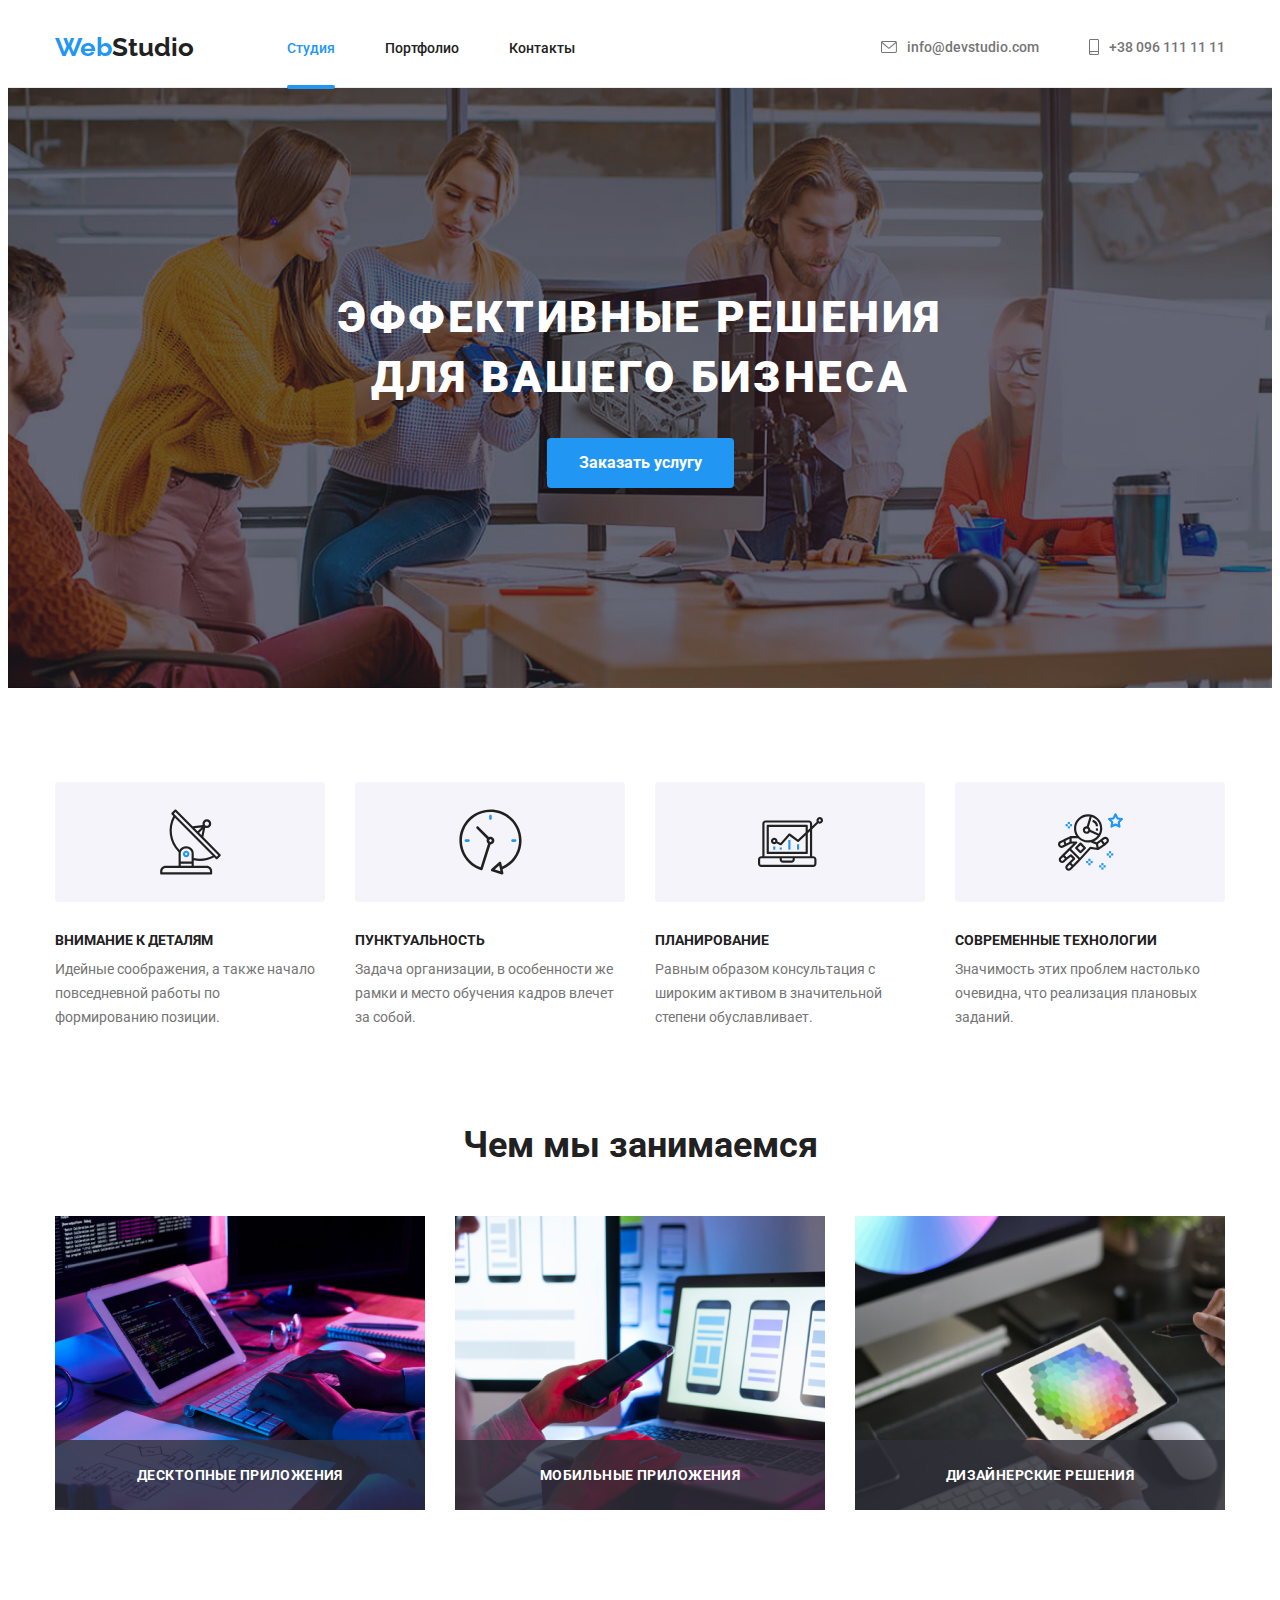
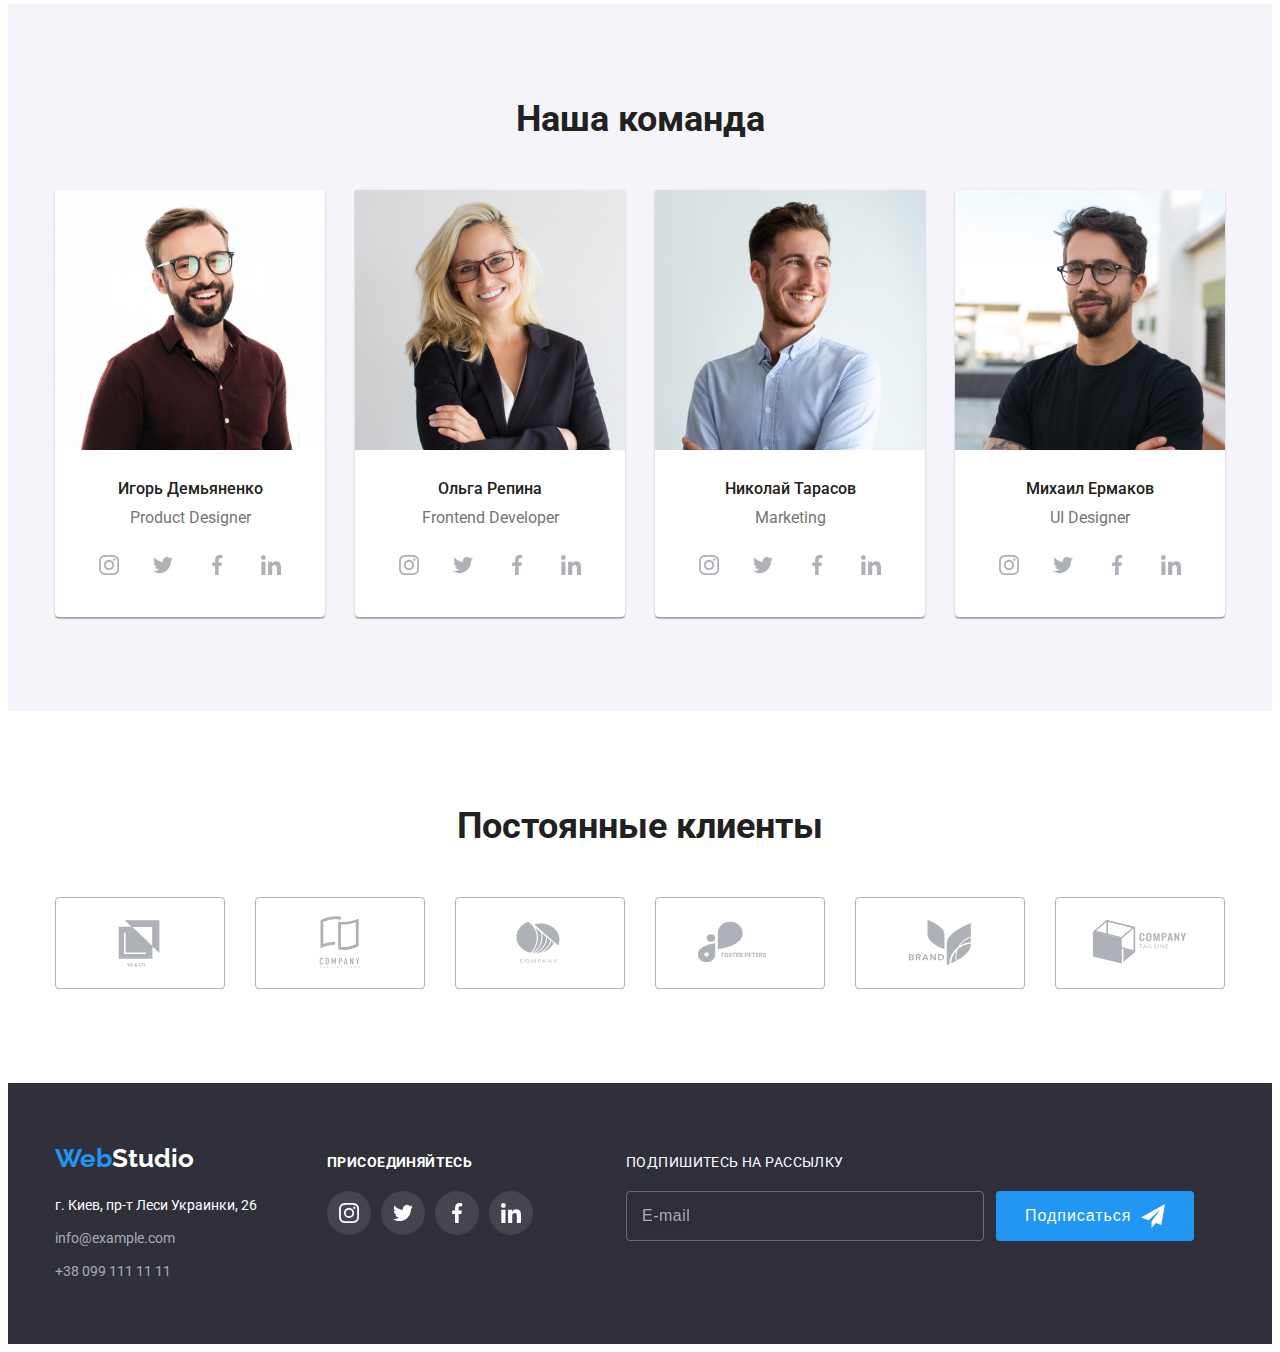
<file: index.html>
<!DOCTYPE html>
<html lang="en">
  <head>
    <meta charset="UTF-8" />
    <meta http-equiv="X-UA-Compatible" content="IE=edge" />
    <meta name="viewport" content="width=device-width, initial-scale=1.0" />
    <title>WebStudio</title>
    <link
      rel="stylesheet"
      href="https://cdnjs.cloudflare.com/ajax/libs/modern-normalize/1.1.0/modern-normalize.min.css"
      integrity="sha512-wpPYUAdjBVSE4KJnH1VR1HeZfpl1ub8YT/NKx4PuQ5NmX2tKuGu6U/JRp5y+Y8XG2tV+wKQpNHVUX03MfMFn9Q=="
      crossorigin="anonymous"
      referrerpolicy="no-referrer"
    />
    <link rel="preconnect" href="https://fonts.googleapis.com" />
    <link rel="preconnect" href="https://fonts.gstatic.com" crossorigin />
    <link
      href="https://fonts.googleapis.com/css2?family=Raleway:wght@700&family=Roboto:wght@400;500;700;900&display=swap"
      rel="stylesheet"
    />
    <link
      rel="stylesheet"
      href="https://cdnjs.cloudflare.com/ajax/libs/animate.css/4.1.1/animate.min.css"
      referrerpolicy="no-referrer"
    />
    <link rel="stylesheet" href="./styles.css" />
    <link rel="stylesheet" href="./css/main.min.css" />
  </head>

  <body>
    <!--Hero-->
    <header class="header">
      <div class="container header__container">
        <nav class="nav">
          <a class="logo header__logo" href="./index.html"
            >Web<span class="header__logo--accent">Studio</span></a
          >
          <ul class="nav__list">
            <li class="nav__item">
              <a class="nav__link nav__link--current" href="">Студия</a>
            </li>
            <li class="nav__item">
              <a class="nav__link" href="./portfolio.html">Портфолио</a>
            </li>
            <li class="nav__item">
              <a class="nav__link" href="">Контакты</a>
            </li>
          </ul>
        </nav>
        <ul class="contact__list">
          <li class="contact__item">
            <a class="contact__link" href="mailto:info@devstudio.com">
              <svg width="16px" height="12px">
                <use href="./images/sprite.svg#icon-envelope"></use>
              </svg>
              info@devstudio.com</a
            >
          </li>
          <li class="contact__item">
            <a class="contact__link" href="tel:+380961111111">
              <svg width="10px" height="16px">
                <use href="./images/sprite.svg#icon-smartphone"></use></svg
              >+38 096 111 11 11
            </a>
          </li>
        </ul>
      </div>
    </header>
    <main>
      <section class="hero">
        <h1 class="hero__title">Эффективные решения для вашего бизнеса</h1>
        <button class="hero__btn" type="button" data-modal-open>
          Заказать услугу
        </button>
      </section>

      <!--benefits-->

      <section class="benefits">
        <div class="container">
          <h2 class="visually-hidden">наші особливості</h2>
          <ul class="benefits__list">
            <li class="benefits__item">
              <div class="benefits__box">
                <svg width="65" height="70">
                  <use href="./images/sprite.svg#icon-antenna"></use>
                </svg>
              </div>
              <h3 class="benefits__subtitle">Внимание к деталям</h3>
              <p class="benefits__text">
                Идейные соображения, а также начало повседневной работы по
                формированию позиции.
              </p>
            </li>
            <li class="benefits__item">
              <div class="benefits__box">
                <svg width="65" height="70">
                  <use href="./images/sprite.svg#icon-cloc-1"></use>
                </svg>
              </div>
              <h3 class="benefits__subtitle">Пунктуальность</h3>
              <p class="benefits__text">
                Задача организации, в особенности же рамки и место обучения
                кадров влечет за собой.
              </p>
            </li>
            <li class="benefits__item">
              <div class="benefits__box">
                <svg width="65" height="70">
                  <use href="./images/sprite.svg#icon-diagram-1"></use>
                </svg>
              </div>
              <h3 class="benefits__subtitle">Планирование</h3>
              <p class="benefits__text">
                Равным образом консультация с широким активом в значительной
                степени обуславливает.
              </p>
            </li>
            <li class="benefits__item">
              <div class="benefits__box">
                <svg width="65" height="70">
                  <use href="./images/sprite.svg#icon-astronaut"></use>
                </svg>
              </div>
              <h3 class="benefits__subtitle">Современные технологии</h3>
              <p class="benefits__text">
                Значимость этих проблем настолько очевидна, что реализация
                плановых заданий.
              </p>
            </li>
          </ul>
        </div>
      </section>

      <!--what we do-->

      <section class="doing section">
        <div class="container">
          <h2 class="title">Чем мы занимаемся</h2>
          <ul class="doing__list">
            <li class="doing__item">
              <p class="doing__text">Десктопные приложения</p>
              <img
                src="./images/img1.jpg"
                alt="Написання програми"
                width="370"
              />
            </li>
            <li class="doing__item">
              <p class="doing__text">Мобильные приложения</p>
              <img
                src="./images/img2.jpg"
                alt="Тестування програми"
                width="370"
              />
            </li>
            <li class="doing__item">
              <p class="doing__text">Дизайнерские решения</p>
              <img src="./images/img3.jpg" alt="Дизайн програми" width="370" />
            </li>
          </ul>
        </div>
      </section>

      <!--Our Team-->
      <section class="team">
        <div class="container">
          <h2 class="title">Наша команда</h2>
          <ul class="team__list">
            <li class="team__item">
              <img src="images/img4.jpg" alt="Product Designer" width="270" />
              <div class="team__box">
                <h3 class="team__subtitle">Игорь Демьяненко</h3>
                <p class="team__text">Product Designer</p>
                <ul class="social__list">
                  <li class="social__item">
                    <a href="" class="social__link">
                      <svg width="20px" height="20px">
                        <use href="./images/sprite.svg#icon-instagram"></use>
                      </svg>
                    </a>
                  </li>
                  <li class="social__item">
                    <a href="" class="social__link">
                      <svg width="20px" height="20px">
                        <use href="./images/sprite.svg#icon-twitter"></use>
                      </svg>
                    </a>
                  </li>
                  <li class="social__item">
                    <a href="" class="social__link">
                      <svg width="20px" height="20px">
                        <use href="./images/sprite.svg#icon-facebook"></use>
                      </svg>
                    </a>
                  </li>
                  <li class="social__item">
                    <a href="" class="social__link">
                      <svg width="20px" height="20px">
                        <use href="./images/sprite.svg#icon-linkedin"></use>
                      </svg>
                    </a>
                  </li>
                </ul>
              </div>
            </li>
            <li class="team__item">
              <img
                src="./images/img5.jpg"
                alt="Frontend Developer"
                width="270"
              />
              <div class="team__box">
                <h3 class="team__subtitle">Ольга Репина</h3>
                <p class="team__text">Frontend Developer</p>
                <ul class="social__list">
                  <li class="social__item">
                    <a href="" class="social__link">
                      <svg width="20px" height="20px">
                        <use href="./images/sprite.svg#icon-instagram"></use>
                      </svg>
                    </a>
                  </li>
                  <li class="social__item">
                    <a href="" class="social__link">
                      <svg width="20px" height="20px">
                        <use href="./images/sprite.svg#icon-twitter"></use>
                      </svg>
                    </a>
                  </li>
                  <li class="social__item">
                    <a href="" class="social__link">
                      <svg width="20px" height="20px">
                        <use href="./images/sprite.svg#icon-facebook"></use>
                      </svg>
                    </a>
                  </li>
                  <li class="social__item">
                    <a href="" class="social__link">
                      <svg width="20px" height="20px">
                        <use href="./images/sprite.svg#icon-linkedin"></use>
                      </svg>
                    </a>
                  </li>
                </ul>
              </div>
            </li>
            <li class="team__item">
              <img src="./images/img6.jpg" alt="Marketing" width="270" />
              <div class="team__box">
                <h3 class="team__subtitle">Николай Тарасов</h3>
                <p class="team__text">Marketing</p>
                <ul class="social__list">
                  <li class="social__item">
                    <a href="" class="social__link">
                      <svg width="20px" height="20px">
                        <use href="./images/sprite.svg#icon-instagram"></use>
                      </svg>
                    </a>
                  </li>
                  <li class="social__item">
                    <a href="" class="social__link">
                      <svg width="20px" height="20px">
                        <use href="./images/sprite.svg#icon-twitter"></use>
                      </svg>
                    </a>
                  </li>
                  <li class="social__item">
                    <a href="" class="social__link">
                      <svg width="20px" height="20px">
                        <use href="./images/sprite.svg#icon-facebook"></use>
                      </svg>
                    </a>
                  </li>
                  <li class="social__item">
                    <a href="" class="social__link">
                      <svg width="20px" height="20px">
                        <use href="./images/sprite.svg#icon-linkedin"></use>
                      </svg>
                    </a>
                  </li>
                </ul>
              </div>
            </li>
            <li class="team__item">
              <img src="./images/img7.jpg" alt="UI Designer" width="270" />
              <div class="team__box">
                <h3 class="team__subtitle">Михаил Ермаков</h3>
                <p class="team__text">UI Designer</p>
                <ul class="social__list">
                  <li class="social__item">
                    <a href="" class="social__link">
                      <svg width="20px" height="20px">
                        <use href="./images/sprite.svg#icon-instagram"></use>
                      </svg>
                    </a>
                  </li>
                  <li class="social__item">
                    <a href="" class="social__link">
                      <svg width="20px" height="20px">
                        <use href="./images/sprite.svg#icon-twitter"></use>
                      </svg>
                    </a>
                  </li>
                  <li class="social__item">
                    <a href="" class="social__link">
                      <svg width="20px" height="20px">
                        <use href="./images/sprite.svg#icon-facebook"></use>
                      </svg>
                    </a>
                  </li>
                  <li class="social__item">
                    <a href="" class="social__link">
                      <svg width="20px" height="20px">
                        <use href="./images/sprite.svg#icon-linkedin"></use>
                      </svg>
                    </a>
                  </li>
                </ul>
              </div>
            </li>
          </ul>
        </div>
      </section>
      <!-- постоянні клієнти -->
      <section class="clients section">
        <div class="container">
          <h2 class="title">Постоянные клиенты</h2>
          <ul class="clients__list">
            <li class="clients__item">
              <a href="" class="clients__link">
                <svg width="106px" height="60px">
                  <use href="./images/symbol-defs.svg#logo1"></use>
                </svg>
              </a>
            </li>
            <li class="clients__item">
              <a href="" class="clients__link">
                <svg width="106px" height="60px">
                  <use href="./images/symbol-defs.svg#logo2"></use>
                </svg>
              </a>
            </li>
            <li class="clients__item">
              <a href="" class="clients__link">
                <svg width="106px" height="60px">
                  <use href="./images/symbol-defs.svg#logo3"></use>
                </svg>
              </a>
            </li>
            <li class="clients__item">
              <a href="" class="clients__link">
                <svg width="106px" height="60px">
                  <use href="./images/symbol-defs.svg#logo4"></use>
                </svg>
              </a>
            </li>
            <li class="clients__item">
              <a href="" class="clients__link">
                <svg width="106px" height="60px">
                  <use href="./images/symbol-defs.svg#logo5"></use>
                </svg>
              </a>
            </li>
            <li class="clients__item">
              <a href="" class="clients__link">
                <svg width="106px" height="60px">
                  <use href="./images/symbol-defs.svg#logo6"></use>
                </svg>
              </a>
            </li>
          </ul>
        </div>
      </section>
    </main>

    <!--Footer-->

    <footer class="footer">
      <div class="container footer__container">
        <div class="footer__box">
          <a class="footer__logo" href="./index.html">
            Web<span class="footer__logo--accent">Studio</span>
          </a>
          <address class="address">
            <ul class="address__list">
              <li class="address__item">
                <a
                  class="address__map"
                  href="https://goo.gl/maps/Qj1Kgzcmx4qWc97T7"
                  target="_blank"
                  rel="noreferrer noopener"
                  >г. Киев, пр-т Леси Украинки, 26
                </a>
              </li>
              <li class="address__item">
                <a class="address__link" href="mailto:info@example.com"
                  >info@example.com
                </a>
              </li>
              <li class="address__item">
                <a class="address__link" href="tel:+380991111111"
                  >+38 099 111 11 11
                </a>
              </li>
            </ul>
          </address>
        </div>
        <div class="join">
          <p class="join__title">присоединяйтесь</p>
          <ul class="join__list">
            <li class="join__item">
              <a href="" class="join__link">
                <svg width="20px" height="20px">
                  <use href="./images/symbol-defs.svg#instagram"></use>
                </svg>
              </a>
            </li>
            <li class="join__item">
              <a href="" class="join__link">
                <svg width="20px" height="20px">
                  <use href="./images/symbol-defs.svg#twitter"></use>
                </svg>
              </a>
            </li>
            <li class="join__item">
              <a href="" class="join__link">
                <svg width="20px" height="20px">
                  <use href="./images/symbol-defs.svg#facebook"></use>
                </svg>
              </a>
            </li>
            <li class="join__item">
              <a href="" class="join__link">
                <svg width="20px" height="20px">
                  <use href="./images/symbol-defs.svg#linkedin"></use>
                </svg>
              </a>
            </li>
          </ul>
        </div>
        <div class="mailing">
          <p class="mailing__title">Подпишитесь на рассылку</p>
          <form class="mailing__form">
            <input type="text" class="mailing__input" placeholder="E-mail" />
            <button type="submit" class="mailing__button">
              Подписаться
              <svg width="24px" height="24px">
                <use href="./images/sprite.svg#icon-send"></use>
              </svg>
            </button>
          </form>
        </div>
      </div>
    </footer>

    <div class="backdrop is-hidden" data-modal>
      <div class="modal">
        <button type="button" class="modal__close" data-modal-close>
          <svg width="10px" height="10px">
            <use href="./images/sprite.svg#vector"></use>
          </svg>
        </button>
        <p class="modal__title">Оставьте свои данные, мы вам перезвоним</p>
        <form action="">
          <label for="name" class="modal__name">Имя</label>
          <div class="modal__box">
            <input type="text" class="modal__input" name="name" id="name" />
            <svg width="12" height="12" class="modal__icon">
              <use href="./images/sprite.svg#modal-name"></use>
            </svg>
          </div>
          <label for="phone" class="modal__name">Телефон</label>
          <div class="modal__box">
            <input type="text" class="modal__input" name="phone" id="phone" />
            <svg width="13" height="13" class="modal__icon">
              <use href="./images/sprite.svg#modal-phone"></use>
            </svg>
          </div>
          <label for="envelope" class="modal__name">Почта</label>
          <div class="modal__box">
            <input
              type="text"
              class="modal__input"
              name="envelope"
              id="envelope"
            />
            <svg width="15" height="12" class="modal__icon">
              <use href="./images/sprite.svg#modal-envelope"></use>
            </svg>
          </div>
          <label for="feedback" class="modal-name">Комментарий</label>
          <textarea
            name="feedback"
            id="feedback"
            cols="30"
            rows="10"
            class="modal__feedback"
            placeholder="Введите текст"
          ></textarea>
          <label for="acception" class="modal__accept">
            <input
              type="checkbox"
              name="acception"
              id="acception"
              class="modal__checkbox visually-hidden"
            />
            <span class="modal__checkbox--custom"></span>
            Соглашаюсь с рассылкой и принимаю &nbsp;
            <a href="" class="modal__accept--link">Условия договора</a>
          </label>
          <button type="button" class="modal__send">Отправить</button>
        </form>
      </div>
    </div>
    <script src="./js/modal.js"></script>
  </body>
</html>
</file>
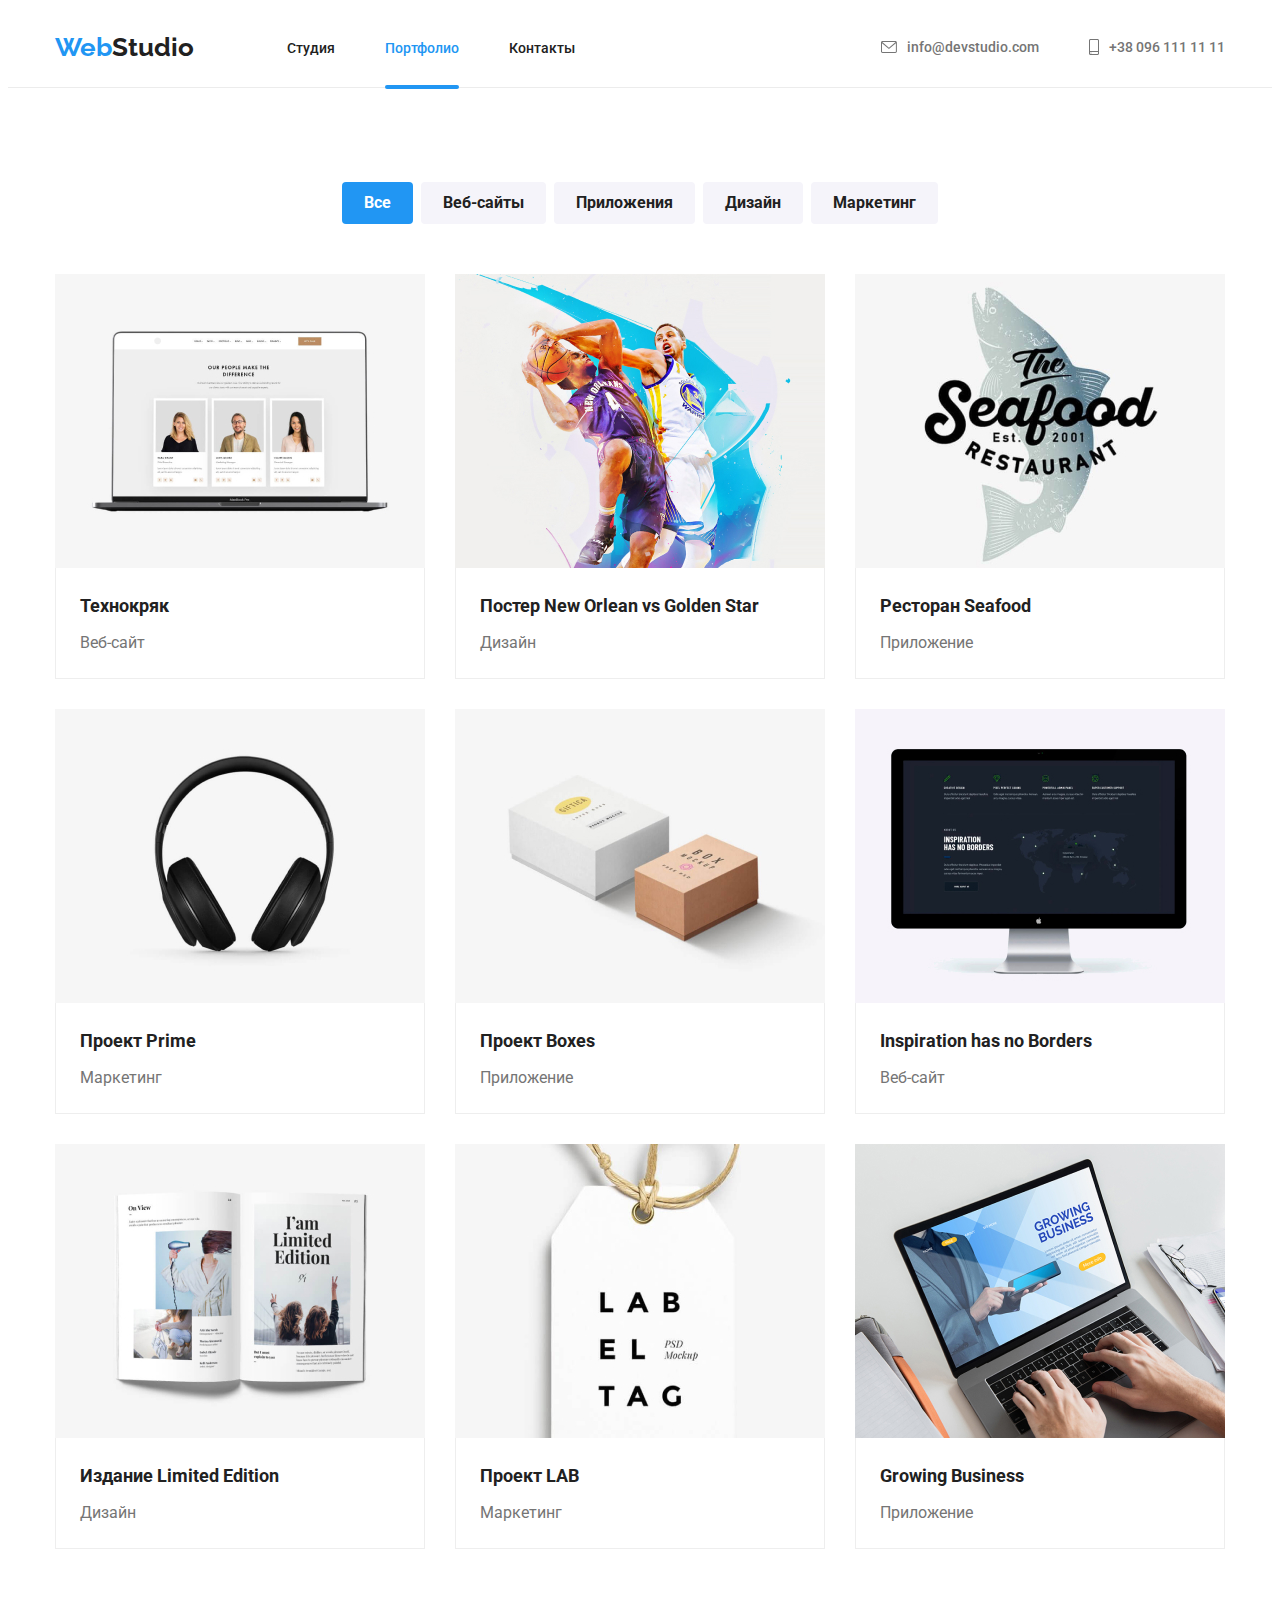
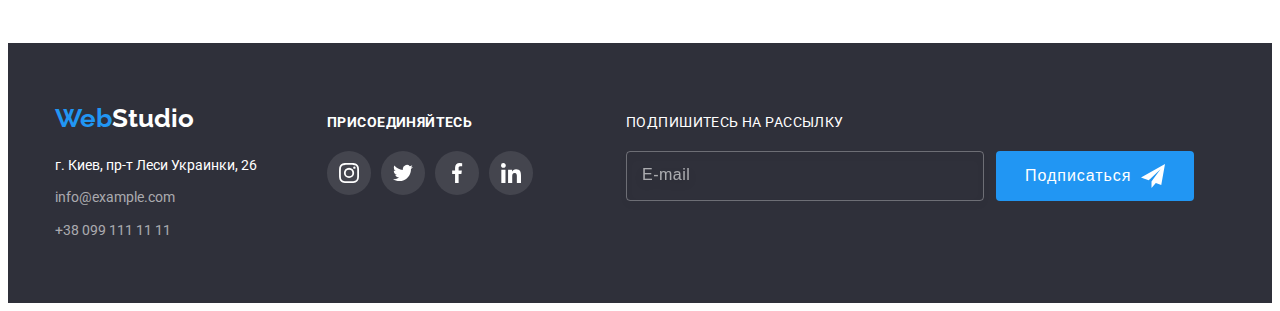
<file: portfolio.html>
<!DOCTYPE html>
<html lang="en">
  <head>
    <meta charset="UTF-8" />
    <meta http-equiv="X-UA-Compatible" content="IE=edge" />
    <meta name="viewport" content="width=device-width, initial-scale=1.0" />
    <title>portfolio</title>
    <link rel="preconnect" href="https://fonts.googleapis.com" />
    <link rel="preconnect" href="https://fonts.gstatic.com" crossorigin />
    <link
      href="https://fonts.googleapis.com/css2?family=Raleway:wght@700&family=Roboto:wght@400;500;700;900&display=swap"
      rel="stylesheet"
    />
    <link rel="stylesheet" href="./styles.css"/>
    <link rel="stylesheet" href="./css/main.min.css">
  <body>

    <!--Hero-->

    <header class="header">
      <div class="container header__container">
        <nav class="nav">
          <a class="logo header__logo" href="./index.html"
            >Web<span class="header__logo--accent">Studio</span></a
          >
          <ul class="nav__list">
            <li class="nav__item">
              <a class="nav__link " href="./index.html">Студия</a>
            </li>
            <li class="nav__item">
              <a class="nav__link nav__link--current" href="./portfolio.html">Портфолио</a>
            </li>
            <li class="nav__item">
              <a class="nav__link" href="">Контакты</a>
            </li>
          </ul>
        </nav>
        <ul class="contact__list">
          <li class="contact__item">
            <a class="contact__link" href="mailto:info@devstudio.com">
              <svg width="16px" height="12px">
                <use href="./images/sprite.svg#icon-envelope"></use>
              </svg>
              info@devstudio.com</a
            >
          </li>
          <li class="contact__item">
            <a class="contact__link" href="tel:+380961111111">
              <svg width="10px" height="16px">
                <use href="./images/sprite.svg#icon-smartphone"></use></svg
              >+38 096 111 11 11
            </a>
          </li>
        </ul>
      </div>
    </header>
    <main>
<!-- portfolio -->

      <section class="portfolio">  
        <div class="container">
        <h1 class="visually-hidden">portfolio</h1>
        <ul class="filters__list">
          <li class="filters__item">
            <button class="filters__btn filters__btn--current" type="button">Все</button>
          </li>
          <li class="filters__item">
            <button class="filters__btn" type="button">Веб-сайты</button>
          </li>
          <li class="filters__item">
            <button class="filters__btn" type="button">Приложения</button>
          </li>
          <li class="filters__item">
            <button class="filters__btn" type="button">Дизайн</button>
          </li>
          <li class="filters__item">
            <button class="filters__btn" type="button">Маркетинг</button>
          </li>
        </ul>
          <ul class="project__list">
              <li class="project__item">
                <a href="" class="project__link">
                <div class="project__thumb">
                <img src="./images/img8.jpg" 
                  alt="ноутбук"
                  width="370"
                  />
                  <p class="project__text">Ресурс предлагает комплексные предложения с разным уровнем функционала и сервисов. Все это позволит посетителю получить исчерпывающие сведения о компании или частном лице.</p>
                  </div>
                  <div class="project__box">
                  <h3 class="project__title">Технокряк</h2>
                  <p class="project__name">Веб-сайт</p>
            </div>
            </a>
          </li>
              <li class="project__item"> 
                  <a href="" class="project__link">
                    <div class="project__thumb">
                <img src="./images/img9.jpg" 
                  alt="баскетбол"
                  width="370"
                  />
                  <p class="project__text">Ресурс предлагает комплексные предложения с разным уровнем функционала и сервисов. Все это позволит посетителю получить исчерпывающие сведения о компании или частном лице.</p>
                </div>
                  <div class="project__box">
                  <h3 class="project__title">Постер New Orlean vs Golden Star</h2>
                  <p class="project__name">Дизайн</p>
            </div>
            </a>
          </li>
              <li class="project__item">
                  <a href="" class="project__link">
                    <div class="project__thumb">
                <img src="./images/img10.jpg" 
                  alt="баскетбол"
                  width="370"
                  />
                  <p class="project__text">Ресурс предлагает комплексные предложения с разным уровнем функционала и сервисов. Все это позволит посетителю получить исчерпывающие сведения о компании или частном лице.</p>
                </div>
                  <div class="project__box">
                  <h3 class="project__title">Ресторан Seafood</h2>
                  <p class="project__name">Приложение</p>
            </div>
            </a>
          </li>
              <li class="project__item">
                  <a href="" class="project__link">
                    <div class="project__thumb">
                <img src="./images/img11.jpg" 
                  alt="баскетбол"
                  width="370"
                  />
                  <p class="project__text">Ресурс предлагает комплексные предложения с разным уровнем функционала и сервисов. Все это позволит посетителю получить исчерпывающие сведения о компании или частном лице.</p>
                </div>
                  <div class="project__box">
                  <h3 class="project__title">Проект Prime</h2>
                  <p class="project__name">Маркетинг</p>
            </div>
            </a>
          </li>
              <li class="project__item">
                  <a href="" class="project__link">
                    <div class="project__thumb">
                <img src="./images/img12.jpg" 
                  alt="баскетбол"
                  width="370"
                  />
                  <p class="project__text">Ресурс предлагает комплексные предложения с разным уровнем функционала и сервисов. Все это позволит посетителю получить исчерпывающие сведения о компании или частном лице.</p>
                </div>
                  <div class="project__box">
                  <h3 class="project__title">Проект Boxes</h2>
                  <p class="project__name">Приложение</p>
            </div>
            </a>
          </li>
              <li class="project__item">
                  <a href="" class="project__link">
                    <div class="project__thumb">
                <img src="./images/img13.jpg" 
                  alt="баскетбол"
                  width="370"
                  />
                  <p class="project__text">Ресурс предлагает комплексные предложения с разным уровнем функционала и сервисов. Все это позволит посетителю получить исчерпывающие сведения о компании или частном лице.</p>
                </div>
                  <div class="project__box">
                  <h3 class="project__title">Inspiration has no Borders</h2>
                  <p class="project__name">Веб-сайт</p>
            </div>
            </a>
          </li>
              <li class="project__item">
                  <a href="" class="project__link">
                    <div class="project__thumb">
                <img src="./images/img14.jpg" 
                  alt="баскетбол"
                  width="370"
                  />
                  <p class="project__text">Ресурс предлагает комплексные предложения с разным уровнем функционала и сервисов. Все это позволит посетителю получить исчерпывающие сведения о компании или частном лице.</p>
                </div>
                  <div class="project__box">
                  <h3 class="project__title">Издание Limited Edition</h2>
                  <p class="project__name">Дизайн</p>
            </div>
            </a>
          </li>
              <li class="project__item">
                  <a href="" class="project__link">
                    <div class="project__thumb">
                <img src="./images/img15.jpg" 
                  alt="баскетбол"
                  width="370"
                  />
                  <p class="project__text">Ресурс предлагает комплексные предложения с разным уровнем функционала и сервисов. Все это позволит посетителю получить исчерпывающие сведения о компании или частном лице.</p>
                </div>
                  <div class="project__box">
                  <h3 class="project__title">Проект LAB</h2>
                  <p class="project__name">Маркетинг</p>
            </div>
            </a>
          </li>
              <li class="project__item">
                  <a href="" class="project__link">
                    <div class="project__thumb">
                <img src="./images/img16.jpg" 
                  alt="баскетбол"
                  width="370"
                  />
                  <p class="project__text">Ресурс предлагает комплексные предложения с разным уровнем функционала и сервисов. Все это позволит посетителю получить исчерпывающие сведения о компании или частном лице.</p>
                </div>
                  <div class="project__box">
                  <h3 class="project__title">Growing Business</h2>
                  <p class="project__name">Приложение</p>
            </div>
            </a>
          </li>
          </ul>
          </div> 
      </section>
    </main>
    <!-- Portfolio Footer -->
    <footer class="footer">
      <div class="container footer__container">
        <div class="footer__box">
          <a class="footer__logo" href="./index.html">
            Web<span class="footer__logo--accent">Studio</span>
          </a>
          <address class="address">
            <ul class="address__list">
              <li class="address__item">
                <a
                  class="address__map"
                  href="https://goo.gl/maps/Qj1Kgzcmx4qWc97T7"
                  target="_blank"
                  rel="noreferrer noopener"
                  >г. Киев, пр-т Леси Украинки, 26
                </a>
              </li>
              <li class="address__item">
                <a class="address__link" href="mailto:info@example.com"
                  >info@example.com
                </a>
              </li>
              <li class="address__item">
                <a class="address__link" href="tel:+380991111111"
                  >+38 099 111 11 11
                </a>
              </li>
            </ul>
          </address>
        </div>
        <div class="join">
          <p class="join__title">присоединяйтесь</p>
          <ul class="join__list">
            <li class="join__item">
              <a href="" class="join__link">
                <svg width="20px" height="20px">
                  <use href="./images/symbol-defs.svg#instagram"></use>
                </svg>
              </a>
            </li>
            <li class="join__item">
              <a href="" class="join__link">
                <svg width="20px" height="20px">
                  <use href="./images/symbol-defs.svg#twitter"></use>
                </svg>
              </a>
            </li>
            <li class="join__item">
              <a href="" class="join__link">
                <svg width="20px" height="20px">
                  <use href="./images/symbol-defs.svg#facebook"></use>
                </svg>
              </a>
            </li>
            <li class="join__item">
              <a href="" class="join__link">
                <svg width="20px" height="20px">
                  <use href="./images/symbol-defs.svg#linkedin"></use>
                </svg>
              </a>
            </li>
          </ul>
        </div>
        <div class="mailing">
          <p class="mailing__title">Подпишитесь на рассылку</p>
          <form class="mailing__form">
            <input type="text" class="mailing__input" placeholder="E-mail" />
            <button type="submit" class="mailing__button">
              Подписаться
              <svg width="24px" height="24px">
                <use href="./images/sprite.svg#icon-send"></use>
              </svg>
            </button>
          </form>
        </div>
      </div>
    </footer>

  </body>
</html>
</file>
<file: styles.css>
:root {
  --primary-text-color: #212121;
  --focus-text-color: #2196f3;
}

/* portfolio buttons */
/* .second-primary-button {
  color: #ffffff;
  background-color: var(--focus-text-color);
  font-size: 16px;
  font-weight: 500;
  line-height: 1.62;
  cursor: pointer;
  font-family: inherit;
}

.button {
  color: var(--primary-text-color);
  background-color: #f5f4fa;
  font-size: 16px;
  font-weight: 500;
  line-height: 1.62;
  cursor: pointer;
  font-family: inherit;
  padding: 6px 22px;
  border: none;
  border-radius: 4px;
  transition: background-color 250ms cubic-bezier(0.4, 0, 0.2, 1),
    color 250ms cubic-bezier(0.4, 0, 0.2, 1),
    box-shadow 250ms cubic-bezier(0.4, 0, 0.2, 1);
}

.button:hover,
.button:focus {
  background-color: var(--focus-text-color);
  color: #ffffff;
  box-shadow: 0px 3px 1px rgba(0, 0, 0, 0.1), 0px 1px 2px rgba(0, 0, 0, 0.08),
    0px 2px 2px rgba(0, 0, 0, 0.12);
} */

/* clietns */

/* .clients {
  padding: 94px 0;
} */

/* .clients-list {
  display: flex;
  justify-content: center;
} */

/* .clients-item {
  width: 170px;
  height: 92px;
} */

/* .clients-item:not(:last-child) {
  margin-right: 30px;
} */

/* .clients-link {
  border: 1px solid #afb1b8;
  border-radius: 4px;
  width: 100%;
  height: 100%;
  display: flex;
  align-items: center;
  justify-content: center;
  color: #afb1b8;
  outline: none;
  transition: color 250ms cubic-bezier(0.4, 0, 0.2, 1),
    border-color 250ms cubic-bezier(0.4, 0, 0.2, 1);
}

.clients-link svg {
  fill: currentColor;
} */

/* .clients-link:hover,
.clients-link:focus {
  color: var(--focus-text-color);
  border-color: var(--focus-text-color);
} */

/* Footer */
/* .footer__address {
  font-style: normal;
} */

/* .footer-address-item:not(:last-child) {
  margin-bottom: 9px;
} */

/* .footer-map {
  color: rgba(255, 255, 255, 1);
  font-size: 14px;
  font-weight: 400;
  line-height: 1.71;
} */

/* .footer-link {
  color: rgba(255, 255, 255, 0.6);
  font-size: 14px;
  font-weight: 400;
  line-height: 1.71;
} */

/* .join-box {
  margin-right: 93px;
} */

/* .join__title {
  font-weight: 700;
  font-size: 14px;
  line-height: 1.14;
  letter-spacing: 0.03em;
  text-transform: uppercase;
  color: #ffffff;
  margin-bottom: 20px;
} */

/* .join__list {
  display: flex;
  justify-content: center;
} */

/* .join__item {
  width: 44px;
  height: 44px;
}

.join-item:not(:last-child) {
  margin-right: 10px;
} */

/* .join__link {
  width: 100%;
  height: 100%;
  display: flex;
  align-items: center;
  justify-content: center;
  border-radius: 50%;
  color: #ffffff;
  background: rgba(255, 255, 255, 0.1);
  outline: none;
  transition: background-color 250ms cubic-bezier(0.4, 0, 0.2, 1);
}

.join-link svg {
  fill: currentColor;
}

.join-link:focus,
.join-link:hover {
  background-color: var(--focus-text-color);
} */

/* .footer-container {
  display: flex;
  align-items: baseline;
}

.footer__box {
  margin-right: 70px;
} */

/* .mailing-form {
  display: flex;
} */

/* .mailing__title {
  font-size: 14px;
  line-height: 1.14;
  letter-spacing: 0.03em;
  text-transform: uppercase;
  color: #ffffff;
  margin-bottom: 20px;
} */

/* .mailing__input {
  width: 358px;
  border: 1px solid rgba(255, 255, 255, 0.3);
  filter: drop-shadow(0px 4px 4px rgba(0, 0, 0, 0.15));
  border-radius: 4px;
  background-color: transparent;
  height: 50px;
  padding: 16px 15px;
  margin-right: 12px;
}

.mailing-input:placeholder {
  font-size: 16px;
  line-height: 1.25;
  letter-spacing: 0.03em;
  color: rgba(255, 255, 255, 0.6);
} */

/* .mailing__button {
  font-size: 16px;
  line-height: 1.25;
  letter-spacing: 0.06em;
  color: #ffffff;
  padding: 10px 29px;
  background-color: var(--focus-text-color);
  border-radius: 4px;
  border: none;
  display: flex;
  align-items: center;
}

.mailing-button > svg {
  margin-left: 10px;
} */

/* Portfolio */

.second-page-title {
  color: var(--primary-text-color);
  font-size: 18px;
  font-weight: 700;
  line-height: 2;
  margin-bottom: 4px;
}

.second-page-name {
  color: #757575;
  font-size: 16px;
  font-weight: 400;
  line-height: 1.87;
}

/* backdrop */

/* .backdrop {
  position: fixed;
  top: 0;
  width: 100%;
  height: 100%;
  background: rgba(0, 0, 0, 0.2);
  transition: opacity 250ms cubic-bezier(0.4, 0, 0.2, 1),
    visibility 250ms cubic-bezier(0.4, 0, 0.2, 1);
} */

/* .modal {
  position: absolute;
  width: 528px;
  height: 581px;
  left: 536px;
  top: 50%;
  left: 50%;
  transform: translate(-50%, -50%);
  background: #ffffff;
  box-shadow: 0px 1px 3px rgba(0, 0, 0, 0.12), 0px 1px 1px rgba(0, 0, 0, 0.14),
    0px 2px 1px rgba(0, 0, 0, 0.2);
  border-radius: 4px;
  padding: 40px;
} */

/* .modal-close-btn {
  position: absolute;
  top: 8px;
  right: 8px;
  padding: 0;
  border: 1px solid rgba(0, 0, 0, 0.1);
  border-radius: 50%;
  cursor: pointer;
  background-color: transparent;
  width: 30px;
  height: 30px;
  display: flex;
  align-items: center;
  justify-content: center;
} */

/* .is-hidden {
  opacity: 0;
  pointer-events: none;
  visibility: hidden;
} */

/* .modal-title {
  font-weight: 700;
  font-size: 20px;
  line-height: 1.15;
  text-align: center;
  letter-spacing: 0.03em;
  color: #212121;
  margin-bottom: 12px;
} */

/* .modal-name {
  font-weight: 400;
  font-size: 12px;
  line-height: 1.16;
  letter-spacing: 0.01em;
  color: #757575;
  margin-bottom: 4px;
  display: block;
} */

/* .modal-input {
  width: 100%;
  height: 40px;
  border: 1px solid rgba(33, 33, 33, 0.2);
  border-radius: 4px;
  padding-left: 28px;
  outline: none;
  transition: border-color 250ms cubic-bezier(0.4, 0, 0.2, 1);
} */

/* .modal-box {
  position: relative;
  margin-bottom: 10px;
} */

/* .modal__icon {
  position: absolute;
  top: 50%;
  left: 14px;
  fill: #212121;
  transform: translateY(-50%);
  transition: fill 250ms cubic-bezier(0.4, 0, 0.2, 1);
} */

/* .modal-input:hover,
.modal-input:focus {
  border-color: var(--focus-text-color);
}

.modal-input:hover + .modal-icon,
.modal-input:focus + .modal-icon {
  fill: var(--focus-text-color);
} */

/* .modal-feedback {
  resize: none;
  width: 100%;
  height: 120px;
  border: 1px solid rgba(33, 33, 33, 0.2);
  border-radius: 4px;
  outline: none;
  padding: 12px 16px;
  font-size: 12px;
  line-height: 1.16;
  letter-spacing: 0.01em;
  margin-bottom: 20px;
}

.modal-feedback:hover,
.modal-feedback:focus {
  border-color: var(--focus-text-color);
}

.modal-feedback::placeholder {
  font-size: 12px;
  line-height: 1.16;
  letter-spacing: 0.01em;
  color: rgba(117, 117, 117, 0.5);
} */
/* 
.modal__checkbox--custom {
  width: 16px;
  height: 15px;
  border: 2px solid #212121;
  border-radius: 4px;
  display: block;
  margin-right: 8px;
}

.modal__checkbox:checked + .custom-checkbox {
  background-color: var(--focus-text-color);
  border-color: transparent;
  background-image: url(../images/vector.svg);
  background-position: center;
  background-repeat: no-repeat;
  background-size: cover;
  /* background-origin: border-box; */

/* .modal__accept {
  font-size: 14px;
  line-height: 1.71;
  letter-spacing: 0.03em;
  color: #757575;
  display: flex;
  align-items: center;
  justify-content: center;
  margin-bottom: 30px;
} */

/* .checkbox:focus + .custom-checkbox {
  border-color: var(--focus-text-color);
} */

/* .modal__accept--link {
  color: var(--focus-text-color);
  text-decoration: underline;
}

.modal__send {
  font-family: inherit;
  font-size: 16px;
  line-height: 1.87;
  letter-spacing: 0.06em;
  color: #ffffff;
  border: none;
  background-color: var(--focus-text-color);
  padding: 10px 55px;
  border-radius: 4px;
  cursor: pointer;
  display: block;
  margin: 0 auto;
} */
</file>
<file: css/main.min.css>
.btn,.hero__btn,.filters__btn{padding:0;border:none;cursor:pointer;background-color:transparent;color:#ffffff;font-size:16px;font-weight:bold;line-height:1.87;font-family:inherit;border-radius:4px}.title{color:var(--primary-text-color);font-size:36px;font-weight:700;line-height:1.17;text-align:center;margin-bottom:50px}.section,.team{padding:94px 0}html{box-sizing:border-box}*,*::before,*::after{box-sizing:inherit}body{font-family:"Roboto", sans-serif;color:#757575}ul{list-style:none}img{display:block;max-width:100%;height:auto}a{text-decoration:none}h1,h2,h3,p,ul{margin:0;padding:0}.visually-hidden{position:absolute;width:1px;height:1px;margin:-1px;border:0;padding:0;white-space:nowrap;clip-path:inset(100%);clip:rect(0 0 0 0);overflow:hidden}.is-hidden{opacity:0;pointer-events:none;visibility:hidden}.container{width:1200px;padding:0 15px;margin:0 auto}.header{padding:24px 0px;border-bottom:1px solid #ececec}.header__container{display:flex;align-items:center}.nav{display:flex;align-items:center;margin-right:auto}.nav__list{display:flex;position:relative}.nav__item:not(:last-child){margin-right:50px}.header__logo{color:#2196f3;font-size:26px;font-weight:bold;line-height:1.19;font-family:"Raleway", sans-serif;text-decoration:none;margin-right:93px}.header__logo--accent{color:#212121}.nav__link{color:var(--primary-text-color);font-size:14px;font-weight:500;line-height:1.17;transition:color 250ms cubic-bezier(0.4, 0, 0.2, 1)}.nav__link:hover,.nav__link:focus{color:var(--focus-text-color)}.nav__link--current{color:var(--focus-text-color);position:relative}.nav__link--current:after{position:absolute;bottom:-33px;left:0;display:inline-block;content:"";border-radius:4px;width:100%;height:4px;background-color:var(--focus-text-color);transition:opacity 250ms cubic-bezier(0.4, 0, 0.2, 1)}.contact__list{display:flex}.contact__item:not(:last-child){margin-right:50px}.contact__link{color:#757575;font-size:14px;font-weight:500;line-height:1.17;display:flex;align-items:center;transition:color 250ms cubic-bezier(0.4, 0, 0.2, 1)}.contact__link:hover,.contact__link:focus{color:var(--focus-text-color)}.contact__link svg{margin-right:10px;fill:currentColor}.hero{background-color:#2f303a;text-align:center;padding:200px 0;background-image:linear-gradient(to right, rgba(47,48,58,0.4), rgba(47,48,58,0.4)),url(../images/overlay.jpg);background-repeat:no-repeat;background-position:center;background-size:cover;max-width:1600px;margin:0 auto}.hero__title{color:#ffffff;font-size:44px;font-weight:900;line-height:1.36;letter-spacing:0.06em;text-transform:uppercase;width:696px;margin:0 auto;margin-bottom:30px}.hero__btn{background-color:var(--focus-text-color);padding:10px 32px}.benefits{padding-top:94px}.benefits__list{display:flex}.benefits__item{width:270px}.benefits__item:not(:last-child){margin-right:30px}.benefits__box{height:120px;background-color:#f5f4fa;display:flex;align-items:center;justify-content:center;margin-bottom:30px;border-radius:4px}.benefits__subtitle{color:var(--primary-text-color);font-size:14px;font-weight:700;line-height:1.17;text-transform:uppercase;margin-bottom:10px}.benefits__text{color:#757575;font-size:14px;font-weight:400;line-height:1.71}.doing__list{display:flex}.doing__item{position:relative}.doing__item:not(:last-child){margin-right:30px}.doing__text{position:absolute;font-weight:700;font-size:14px;line-height:16px;text-align:center;letter-spacing:0.03em;text-transform:uppercase;color:#ffffff;background-color:rgba(47,48,58,0.8);width:370px;height:70px;margin-top:224px;padding:27px 82px}.team{background-color:#f5f4fa}.team__list{display:flex}.team__item{background:#ffffff;box-shadow:0px 1px 3px rgba(0,0,0,0.12),0px 1px 1px rgba(0,0,0,0.14),0px 2px 1px rgba(0,0,0,0.2);border-radius:0px 0px 4px 4px}.team__item:not(:last-child){margin-right:30px}.team__box{padding:30px 0;text-align:center}.team__subtitle{color:var(--primary-text-color);font-size:16px;font-weight:500;line-height:1.17;margin-bottom:10px}.team__text{color:#757575;font-size:16px;font-weight:400;line-height:1.17;margin-bottom:16px}.social__list{display:flex;justify-content:center}.social__item{width:44px;height:44px}.social__item:not(:last-child){margin-right:10px}.social__link{width:100%;height:100%;display:flex;align-items:center;justify-content:center;border-radius:50%;color:#afb1b8;transition:background-color 250ms cubic-bezier(0.4, 0, 0.2, 1),color 250ms cubic-bezier(0.4, 0, 0.2, 1)}.social__link:hover,.social__link:focus{background-color:var(--focus-text-color);color:#ffffff}.social__link svg{fill:currentColor}.portfolio{padding:94px 0}.filters__list{display:flex;justify-content:center;margin-bottom:50px}.filters__item:not(:last-child){margin-right:8px}.filters__btn{padding:6px 22px;background-color:#f5f4fa;color:var(--primary-text-color);transition:background-color 250ms cubic-bezier(0.4, 0, 0.2, 1),color 250ms cubic-bezier(0.4, 0, 0.2, 1),box-shadow 250ms cubic-bezier(0.4, 0, 0.2, 1)}.filters__btn:hover,.filters__btn:focus{background-color:var(--focus-text-color);color:#ffffff;box-shadow:0px 3px 1px rgba(0,0,0,0.1),0px 1px 2px rgba(0,0,0,0.08),0px 2px 2px rgba(0,0,0,0.12)}.filters__btn--current{background-color:var(--focus-text-color);color:#ffffff}.project__list{display:flex;flex-wrap:wrap;gap:30px}.project__link{display:block;outline:none;transition:box-shadow 250ms cubic-bezier(0.4, 0, 0.2, 1)}.project__link:hover,.project__link:focus{box-shadow:0px 1px 1px rgba(0,0,0,0.12),0px 4px 4px rgba(0,0,0,0.06),1px 4px 6px rgba(0,0,0,0.16)}.project__link:hover .project__text,.project__link:focus .project__text{transform:translateY(0%)}.project__thumb{position:relative;overflow:hidden}.project__text{position:absolute;top:0;left:0;background:rgba(33,150,243,0.9);color:#ffffff;font-weight:400;font-size:18px;line-height:28px;letter-spacing:0.03em;padding:63px 24px;height:100%;transform:translateY(101%);transition:transform 250ms cubic-bezier(0.4, 0, 0.2, 1)}.project__box{padding:20px 24px;border:1px solid #eeeeee;border-top:none}.project__title{color:var(--primary-text-color);font-size:18px;font-weight:700;line-height:2;margin-bottom:4px}.project__name{color:#757575;font-size:16px;font-weight:400;line-height:1.87}.backdrop{position:fixed;top:0;width:100%;height:100%;background:rgba(0,0,0,0.2);transition:opacity 250ms cubic-bezier(0.4, 0, 0.2, 1),visibility 250ms cubic-bezier(0.4, 0, 0.2, 1)}.modal{position:absolute;width:528px;height:581px;left:536px;top:50%;left:50%;transform:translate(-50%, -50%);background:#ffffff;box-shadow:0px 1px 3px rgba(0,0,0,0.12),0px 1px 1px rgba(0,0,0,0.14),0px 2px 1px rgba(0,0,0,0.2);border-radius:4px;padding:40px}.modal__close{position:absolute;top:8px;right:8px;padding:0;border:1px solid rgba(0,0,0,0.1);border-radius:50%;cursor:pointer;background-color:transparent;width:30px;height:30px;display:flex;align-items:center;justify-content:center}.modal__title{font-weight:700;font-size:20px;line-height:1.15;text-align:center;letter-spacing:0.03em;color:#212121;margin-bottom:12px}.modal__name{font-weight:400;font-size:12px;line-height:1.16;letter-spacing:0.01em;color:#757575;margin-bottom:4px;display:block}.modal__input{width:100%;height:40px;border:1px solid rgba(33,33,33,0.2);border-radius:4px;padding-left:28px;outline:none;transition:border-color 250ms cubic-bezier(0.4, 0, 0.2, 1)}.modal__input:hover,.modal__input:focus{border-color:var(--focus-text-color)}.modal__input:hover+.modal__icon,.modal__input:focus+.modal__icon{fill:var(--focus-text-color)}.modal__icon{position:absolute;top:50%;left:14px;fill:#212121;transform:translateY(-50%);transition:fill 250ms cubic-bezier(0.4, 0, 0.2, 1)}.modal__box{position:relative;margin-bottom:10px}.modal__feedback{resize:none;width:100%;height:120px;border:1px solid rgba(33,33,33,0.2);border-radius:4px;outline:none;padding:12px 16px;font-size:12px;line-height:1.16;letter-spacing:0.01em;margin-bottom:20px}.modal__feedback:hover,.modal__feedback:focus{border-color:var(--focus-text-color)}.modal__feedback::placeholder{font-size:12px;line-height:1.16;letter-spacing:0.01em;color:rgba(117,117,117,0.5)}.modal__checkbox--custom{width:16px;height:15px;border:2px solid #212121;border-radius:4px;display:block;margin-right:8px}.modal__checkbox:checked+.modal__checkbox--custom{background-color:var(--focus-text-color);border-color:transparent;background-image:url(../images/vector.svg);background-position:center;background-repeat:no-repeat;background-size:cover}.modal__checkbox:focus+.modal__checkbox--custom{border-color:var(--focus-text-color)}.modal__accept{font-size:14px;line-height:1.71;letter-spacing:0.03em;color:#757575;display:flex;align-items:center;justify-content:center;margin-bottom:30px}.modal__accept--link{color:var(--focus-text-color);text-decoration:underline}.modal__send{font-family:inherit;font-size:16px;line-height:1.87;letter-spacing:0.06em;color:#ffffff;border:none;background-color:var(--focus-text-color);padding:10px 55px;border-radius:4px;cursor:pointer;display:block;margin:0 auto}.footer{background-color:#2f303a;padding:60px 0}.footer__logo{color:#2196f3;font-size:26px;font-weight:bold;line-height:1.19;font-family:"Raleway", sans-serif;text-decoration:none;margin-bottom:20px;display:block}.footer__logo--accent{color:#ffffff}.footer__container{display:flex;align-items:baseline}.footer__box{margin-right:70px}.address{font-style:normal}.address__item:not(:last-child){margin-bottom:9px}.address__map{color:#fff;font-size:14px;font-weight:400;line-height:1.71}.address__link{color:rgba(255,255,255,0.6);font-size:14px;font-weight:400;line-height:1.71}.clients{padding:94px 0}.clients__list{display:flex;justify-content:center}.clients__item{width:170px;height:92px}.clients__item:not(:last-child){margin-right:30px}.clients__link{border:1px solid #afb1b8;border-radius:4px;width:100%;height:100%;display:flex;align-items:center;justify-content:center;color:#afb1b8;outline:none;transition:color 250ms cubic-bezier(0.4, 0, 0.2, 1),border-color 250ms cubic-bezier(0.4, 0, 0.2, 1)}.clients__link>svg{fill:currentColor}.clients__link:hover,.clients__link:focus{color:var(--focus-text-color);border-color:var(--focus-text-color)}.join{margin-right:93px}.join__title{font-weight:700;font-size:14px;line-height:1.14;letter-spacing:0.03em;text-transform:uppercase;color:#ffffff;margin-bottom:20px}.join__list{display:flex;justify-content:center}.join__item{width:44px;height:44px}.join__item:not(:last-child){margin-right:10px}.join__link{width:100%;height:100%;display:flex;align-items:center;justify-content:center;border-radius:50%;color:#ffffff;background:rgba(255,255,255,0.1);outline:none;transition:background-color 250ms cubic-bezier(0.4, 0, 0.2, 1)}.join__link>svg{fill:currentColor}.join__link:hover,.join__link:focus{background-color:var(--focus-text-color)}.mailing__title{font-size:14px;line-height:1.14;letter-spacing:0.03em;text-transform:uppercase;color:#ffffff;margin-bottom:20px}.mailing__form{display:flex}.mailing__input{width:358px;border:1px solid rgba(255,255,255,0.3);filter:drop-shadow(0px 4px 4px rgba(0,0,0,0.15));border-radius:4px;background-color:transparent;height:50px;padding:16px 15px;margin-right:12px}.mailing__input::placeholder{font-size:16px;line-height:1.25;letter-spacing:0.03em;color:rgba(255,255,255,0.6)}.mailing__button{font-size:16px;line-height:1.25;letter-spacing:0.06em;color:#ffffff;padding:10px 29px;background-color:var(--focus-text-color);border-radius:4px;border:none;display:flex;align-items:center}.mailing__button>svg{margin-left:10px}
/*# sourceMappingURL=main.min.css.map */
</file>
